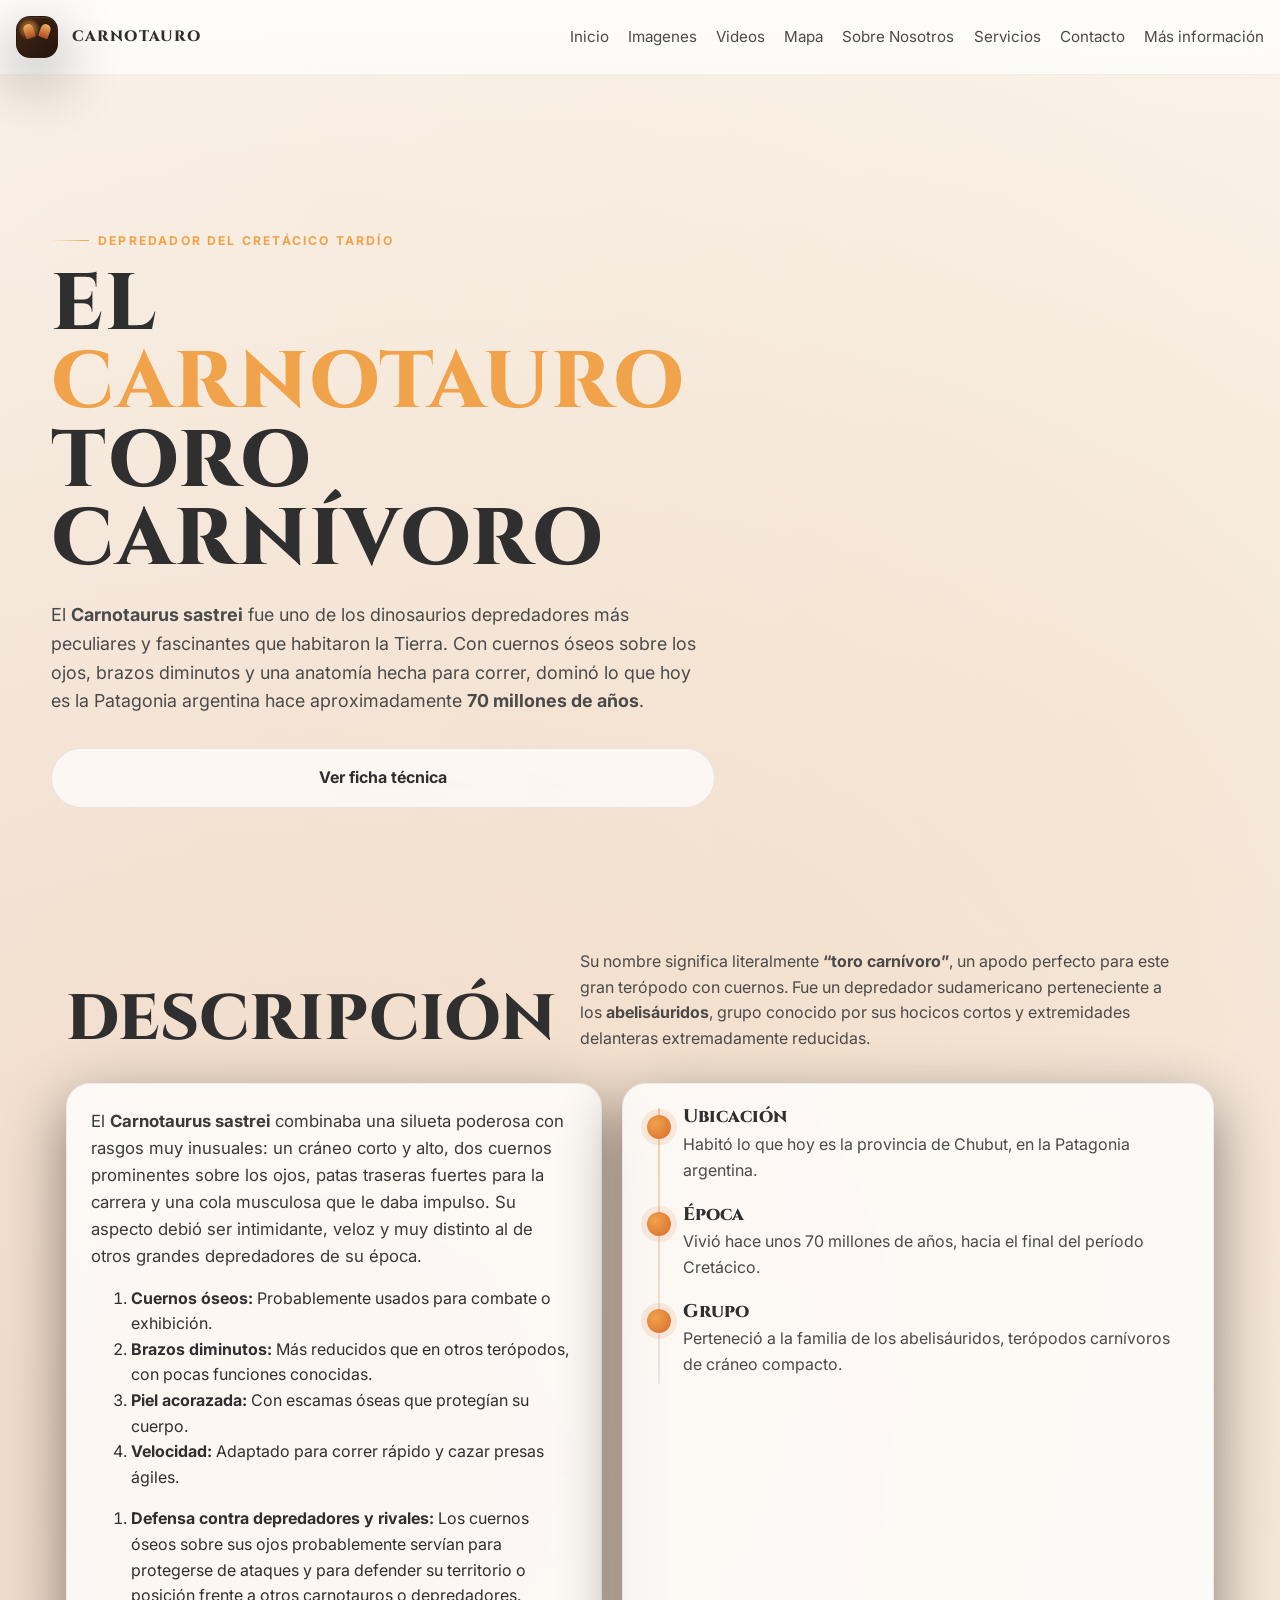
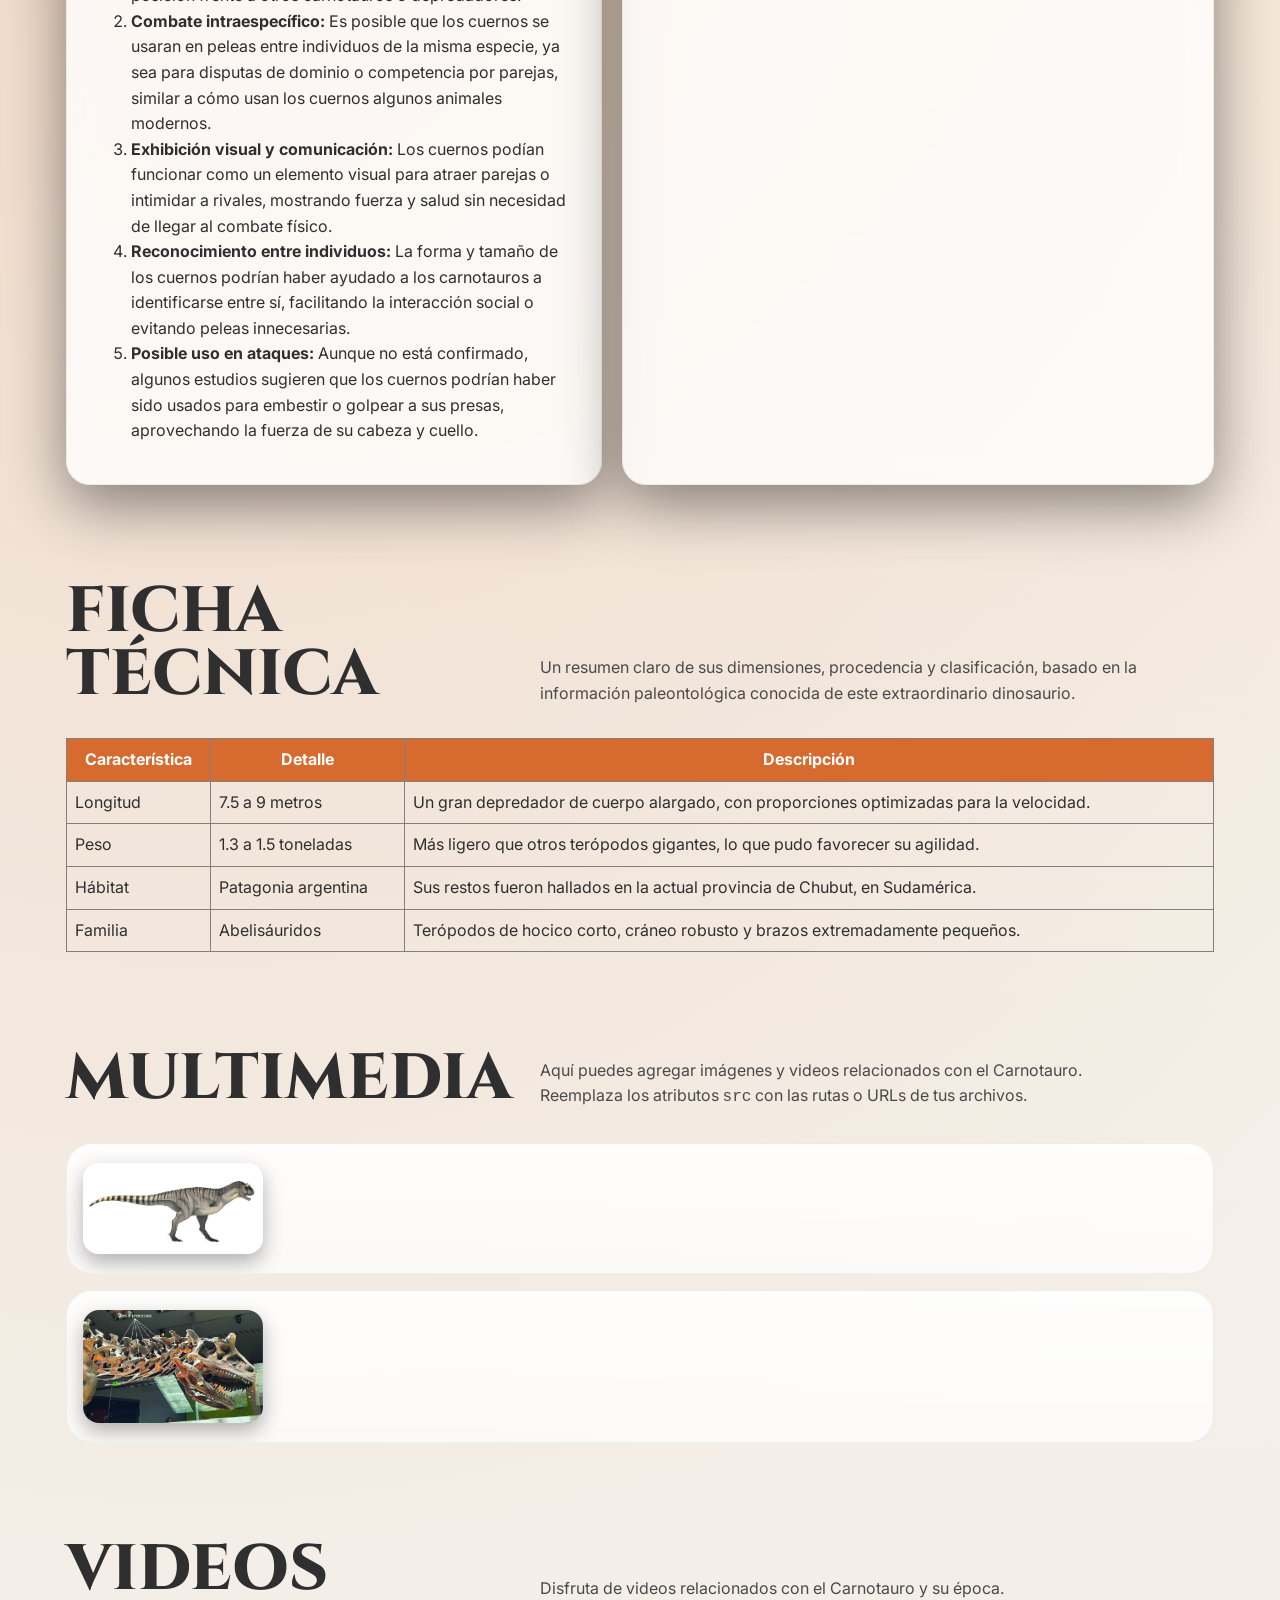
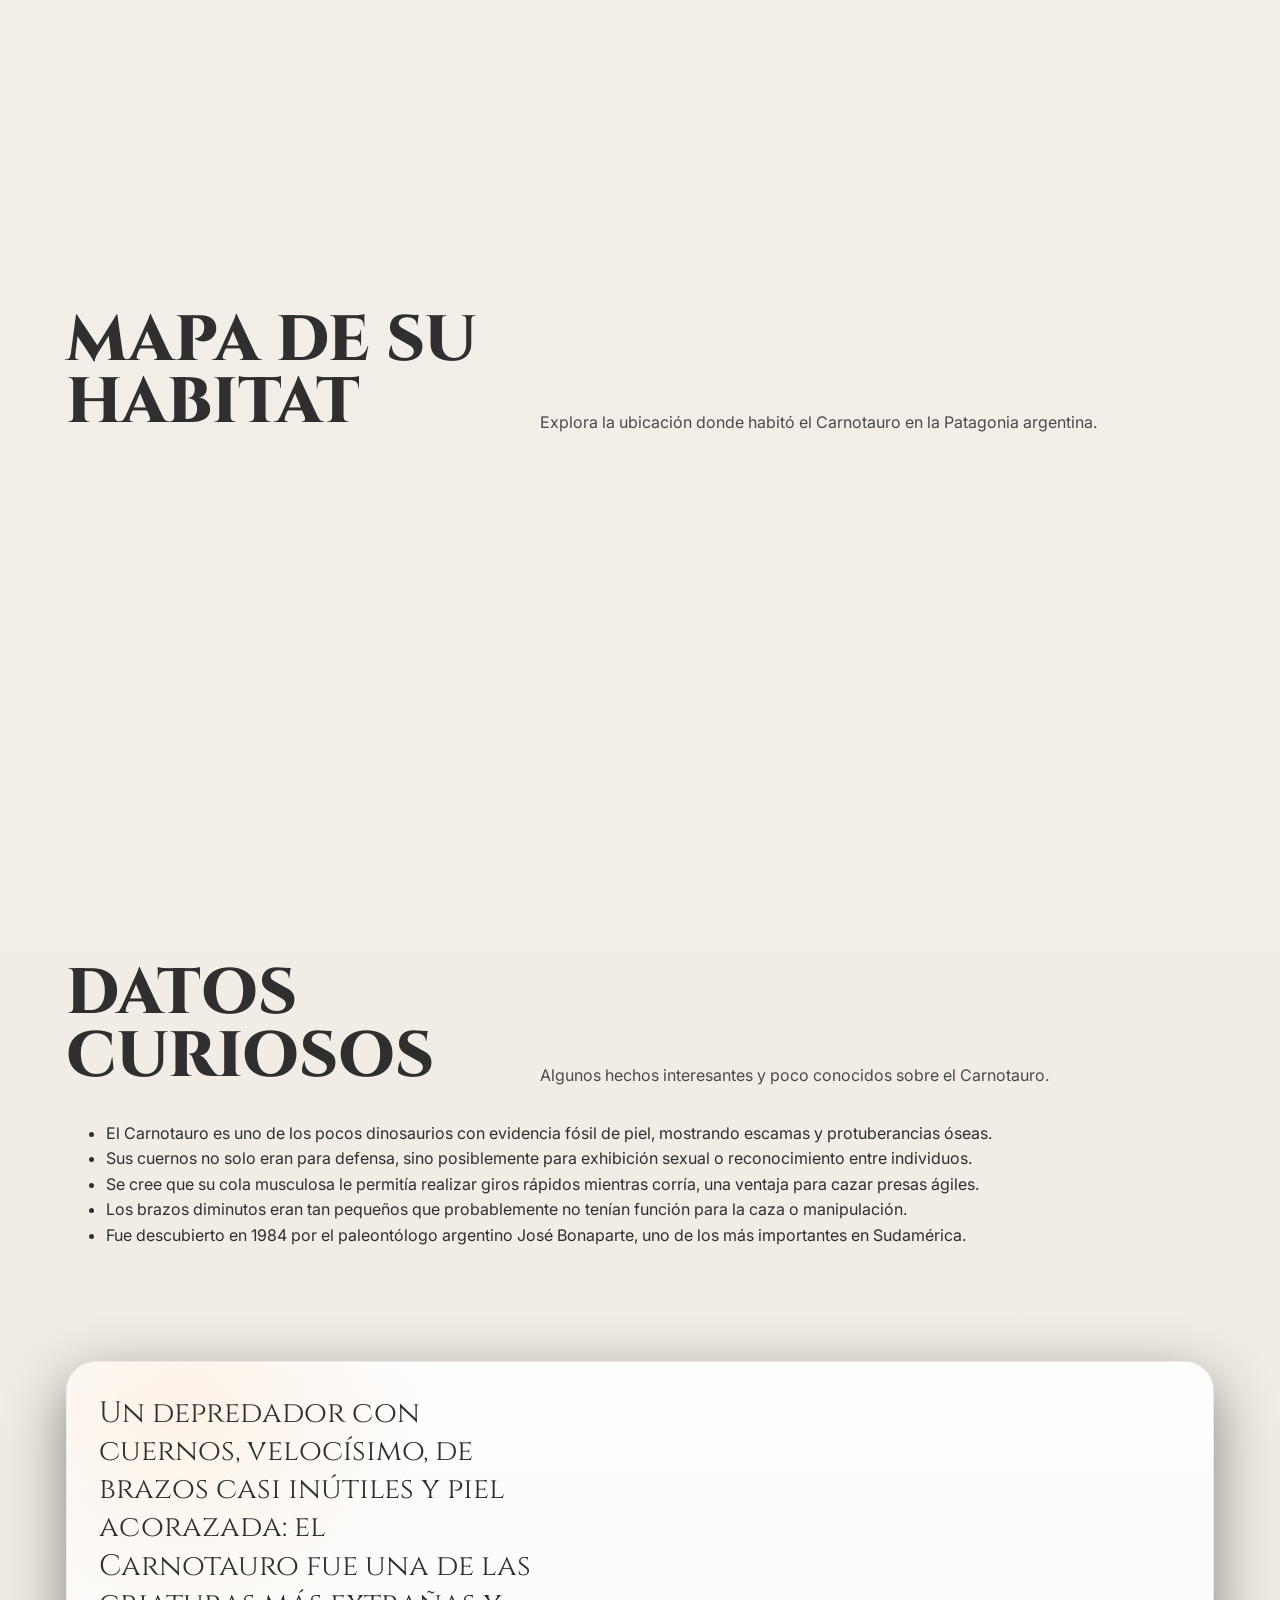
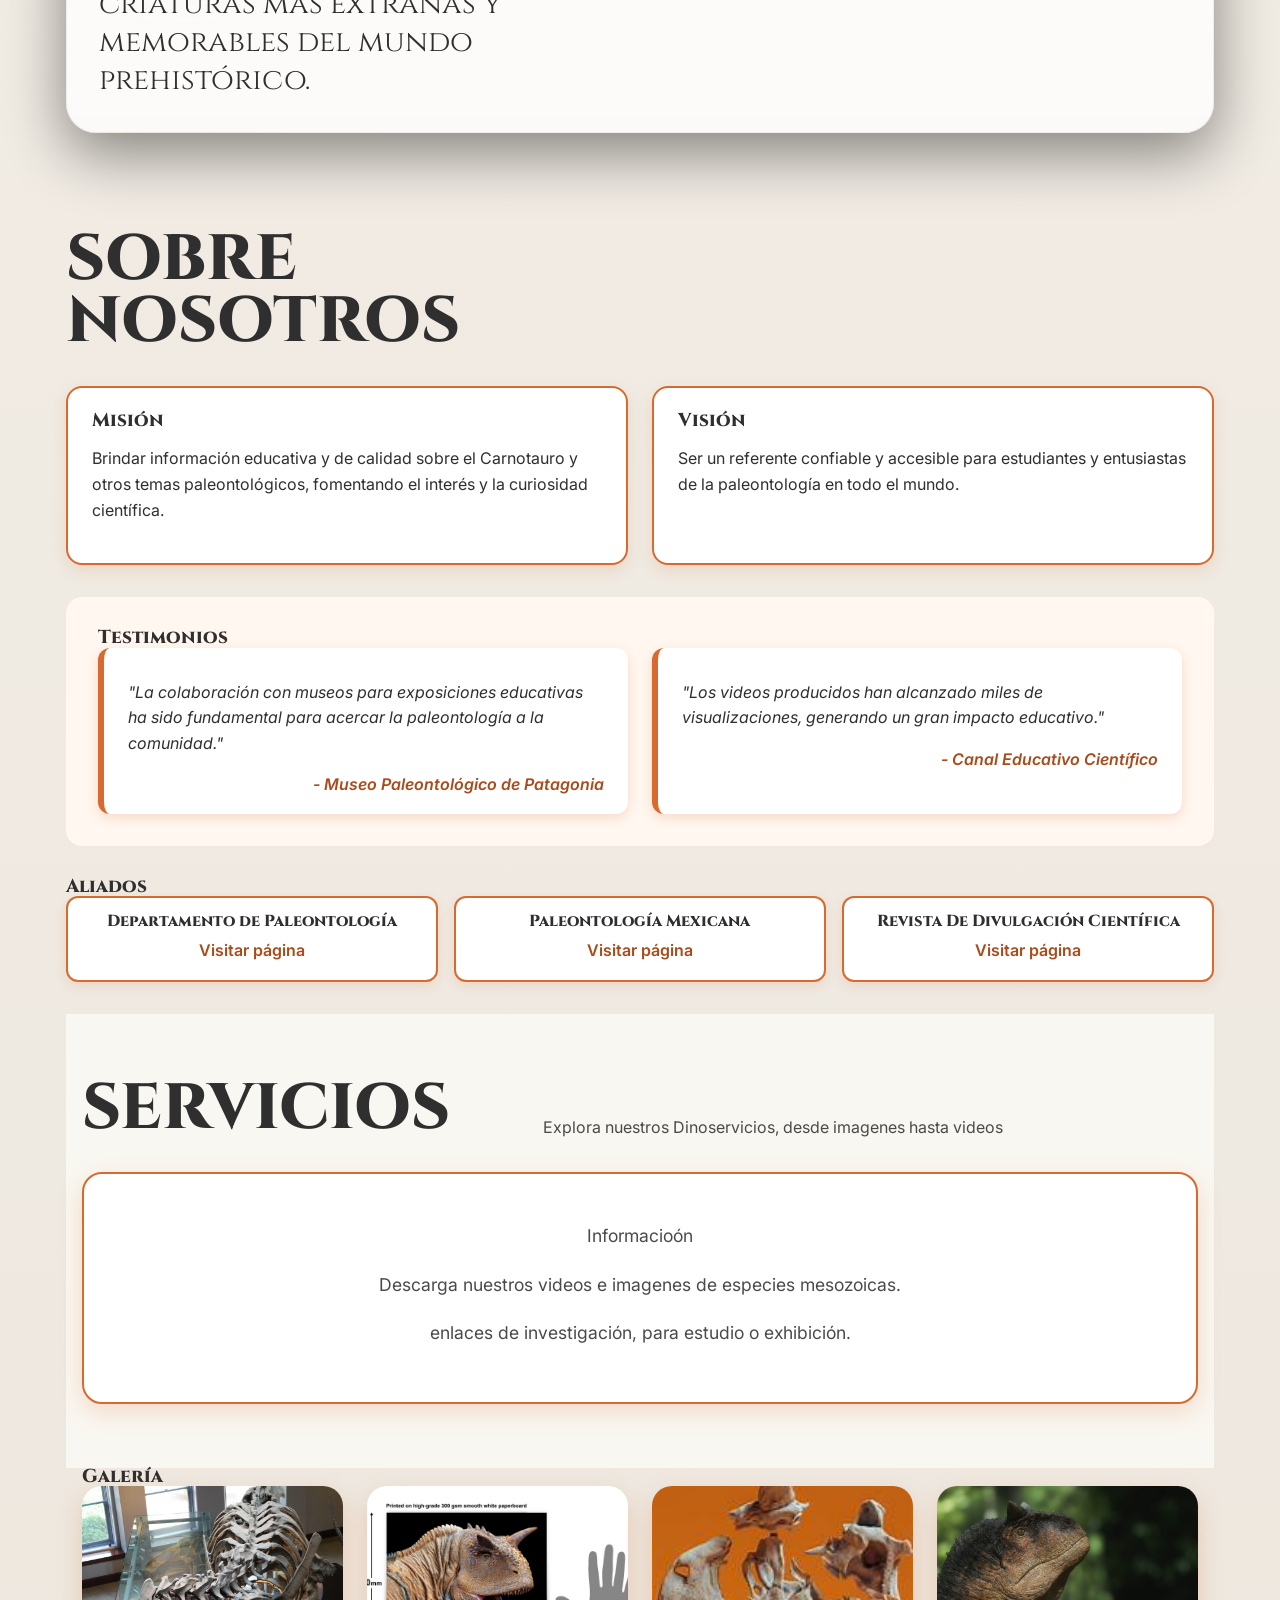
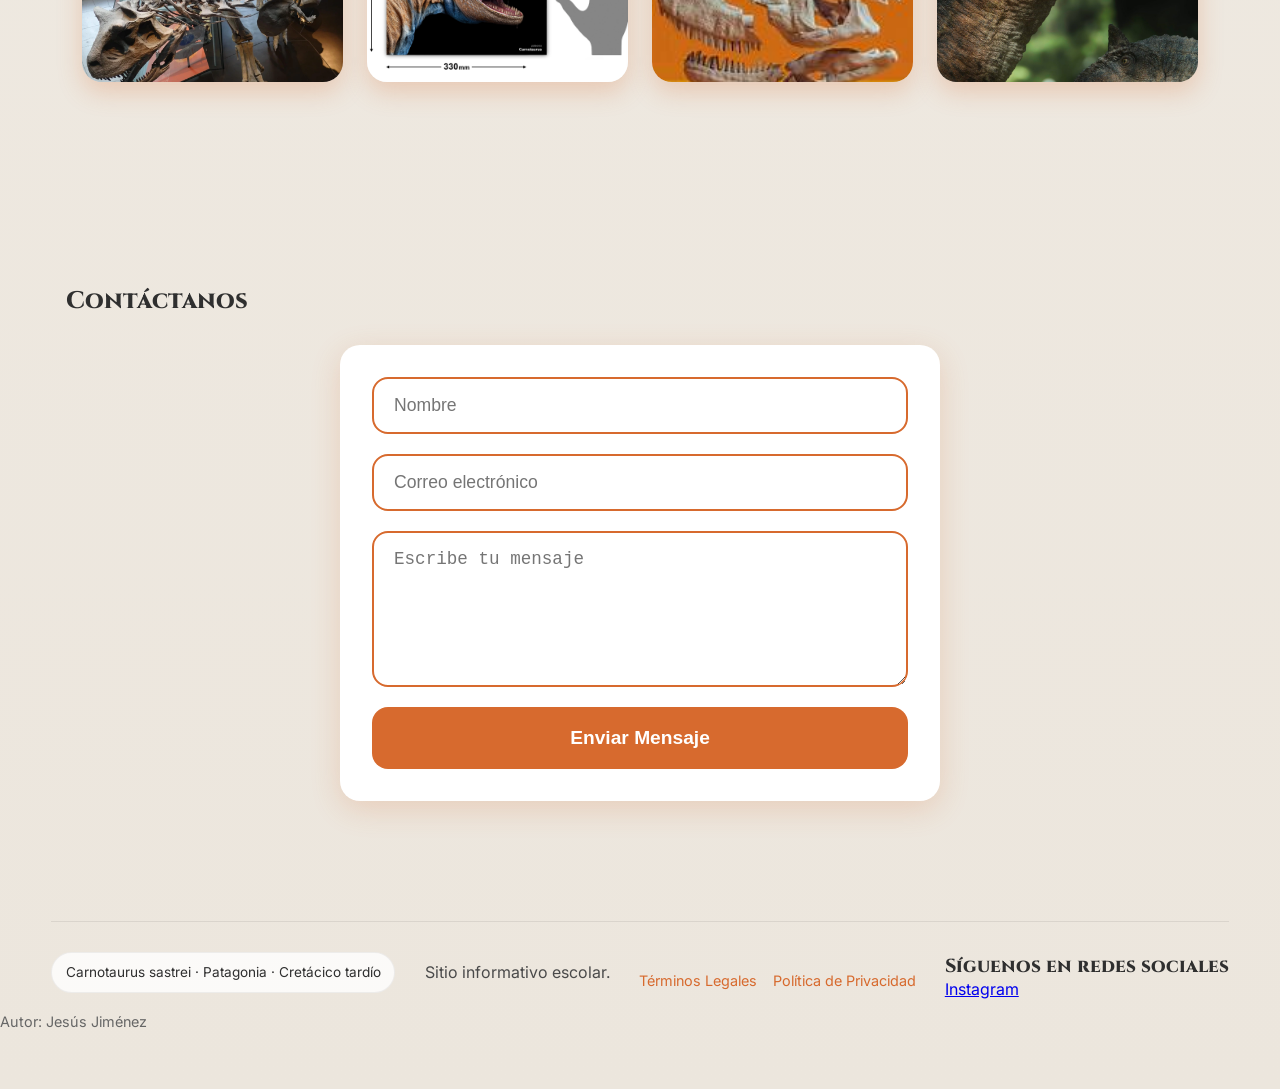
<file: Index.html>
<!DOCTYPE html>
<html lang="es">

  <head>
    <meta charset="UTF-8" />
    <meta name="viewport" content="width=device-width, initial-scale=1.0" />
    <title>Carnotauro | El toro carnívoro del Cretácico</title>
    <meta name="description" content="Sitio informativo sobre el Carnotaurus sastrei: características, ficha técnica y datos curiosos sobre uno de los depredadores más singulares del Cretácico." />
    <link rel="stylesheet" href="estilos.css" />
    <link rel="preconnect" href="https://fonts.googleapis.com" />
    <link rel="preconnect" href="https://fonts.gstatic.com" crossorigin />
    <link href="https://fonts.googleapis.com/css2?family=Cinzel:wght@500;700;800&family=Inter:wght@400;500;600;700&display=swap" rel="stylesheet" />
  </head>

  <body>
    <header class="site-header">
      <nav class="nav-links" aria-label="Navegación principal">
        <a href="#" class="brand">
          <div class="brand-mark"></div>
          <span>Carnotauro</span>
        </a>

        <button class="hamburger" aria-label="Abrir menú" aria-expanded="false" aria-controls="menu-list">
          <span></span>
          <span></span>
          <span></span>
        </button>

        <div id="menu-list" class="menu-list">
          <a href="#descripcion">Inicio</a>
          <a href="#multimedia">Imagenes</a>
          <a href="#videos">Videos</a>
          <a href="#mapa">Mapa</a>
          <a href="#sobre-nosotros">Sobre Nosotros</a>
          <a href="#servicios">Servicios</a>
          <a href="#contacto">Contacto</a>
          <a href="https://www.biosiglos.com/carnotaurus/" target="_blank" rel="noopener noreferrer">Más información</a>
        </div>
      </nav>
    </header>

    <main id="inicio">
      <section class="hero">
        <div class="page hero-grid">
          <div class="reveal stagger-1">
            <div class="eyebrow">Depredador del Cretácico tardío</div>
            <h1>El <span class="accent">Carnotauro</span> toro carnívoro</h1>
            <p class="hero-copy">El <strong>Carnotaurus sastrei</strong> fue uno de los dinosaurios depredadores más peculiares y fascinantes que habitaron la Tierra. Con cuernos óseos sobre los ojos, brazos diminutos y una anatomía hecha para correr, dominó lo que hoy es la Patagonia argentina hace aproximadamente <strong>70 millones de años</strong>.</p>
            <div class="hero-actions">
              <a class="btn btn-secondary" href="#ficha">Ver ficha técnica</a>
            </div>
          </div>
        </div>
      </section>

      <section class="section" id="descripcion">
        <div class="page">
          <div class="section-head reveal">
            <h2>Descripción</h2>
            <p>Su nombre significa literalmente <strong>“toro carnívoro”</strong>, un apodo perfecto para este gran terópodo con cuernos. Fue un depredador sudamericano perteneciente a los <strong>abelisáuridos</strong>, grupo conocido por sus hocicos cortos y extremidades delanteras extremadamente reducidas.</p>
          </div>

          <div class="overview">
            <article class="panel pad reveal stagger-1">
              <p class="lead">El <strong>Carnotaurus sastrei</strong> combinaba una silueta poderosa con rasgos muy inusuales: un cráneo corto y alto, dos cuernos prominentes sobre los ojos, patas traseras fuertes para la carrera y una cola musculosa que le daba impulso. Su aspecto debió ser intimidante, veloz y muy distinto al de otros grandes depredadores de su época.</p>

              <!-- Listas anatómicas -->
              <ol>
                <li><strong>Cuernos óseos:</strong> Probablemente usados para combate o exhibición.</li>
                <li><strong>Brazos diminutos:</strong> Más reducidos que en otros terópodos, con pocas funciones conocidas.</li>
                <li><strong>Piel acorazada:</strong> Con escamas óseas que protegían su cuerpo.</li>
                <li><strong>Velocidad:</strong> Adaptado para correr rápido y cazar presas ágiles.</li>
              </ol>

              <ol>
                <li><strong>Defensa contra depredadores y rivales:</strong> Los cuernos óseos sobre sus ojos probablemente servían para protegerse de ataques y para defender su territorio o posición frente a otros carnotauros o depredadores.</li>
                <li><strong>Combate intraespecífico:</strong> Es posible que los cuernos se usaran en peleas entre individuos de la misma especie, ya sea para disputas de dominio o competencia por parejas, similar a cómo usan los cuernos algunos animales modernos.</li>
                <li><strong>Exhibición visual y comunicación:</strong> Los cuernos podían funcionar como un elemento visual para atraer parejas o intimidar a rivales, mostrando fuerza y salud sin necesidad de llegar al combate físico.</li>
                <li><strong>Reconocimiento entre individuos:</strong> La forma y tamaño de los cuernos podrían haber ayudado a los carnotauros a identificarse entre sí, facilitando la interacción social o evitando peleas innecesarias.</li>
                <li><strong>Posible uso en ataques:</strong> Aunque no está confirmado, algunos estudios sugieren que los cuernos podrían haber sido usados para embestir o golpear a sus presas, aprovechando la fuerza de su cabeza y cuello.</li>
              </ol>
            </article>

            <aside class="panel pad reveal stagger-2">
              <div class="timeline">
                <div class="entry">
                  <h3>Ubicación</h3>
                  <p>Habitó lo que hoy es la provincia de Chubut, en la Patagonia argentina.</p>
                </div>
                <div class="entry">
                  <h3>Época</h3>
                  <p>Vivió hace unos 70 millones de años, hacia el final del período Cretácico.</p>
                </div>
                <div class="entry">
                  <h3>Grupo</h3>
                  <p>Perteneció a la familia de los abelisáuridos, terópodos carnívoros de cráneo compacto.</p>
                </div>
              </div>
            </aside>
          </div>
        </div>
      </section>

      <section class="section" id="ficha">
        <div class="page">
          <div class="section-head reveal">
            <h2>Ficha técnica</h2>
            <p>Un resumen claro de sus dimensiones, procedencia y clasificación, basado en la información paleontológica conocida de este extraordinario dinosaurio.</p>
          </div>

          <table border="1" cellpadding="8" cellspacing="0" style="width:100%; border-collapse: collapse; margin-top: 1rem;">
            <thead>
              <tr style="background-color:#d76a2e; color:#fff;">
                <th>Característica</th>
                <th>Detalle</th>
                <th>Descripción</th>
              </tr>
            </thead>
            <tbody>
              <tr>
                <td>Longitud</td>
                <td>7.5 a 9 metros</td>
                <td>Un gran depredador de cuerpo alargado, con proporciones optimizadas para la velocidad.</td>
              </tr>
              <tr>
                <td>Peso</td>
                <td>1.3 a 1.5 toneladas</td>
                <td>Más ligero que otros terópodos gigantes, lo que pudo favorecer su agilidad.</td>
              </tr>
              <tr>
                <td>Hábitat</td>
                <td>Patagonia argentina</td>
                <td>Sus restos fueron hallados en la actual provincia de Chubut, en Sudamérica.</td>
              </tr>
              <tr>
                <td>Familia</td>
                <td>Abelisáuridos</td>
                <td>Terópodos de hocico corto, cráneo robusto y brazos extremadamente pequeños.</td>
              </tr>
            </tbody>
          </table>
        </div>
      </section>

      <section class="section" id="multimedia">
        <div class="page">
          <div class="section-head reveal">
            <h2>Multimedia</h2>
            <p>Aquí puedes agregar imágenes y videos relacionados con el Carnotauro. Reemplaza los atributos <code>src</code> con las rutas o URLs de tus archivos.</p>
          </div>

          <div class="curiosities">
            <article class="curiosity reveal stagger-1" style="grid-template-columns: 1fr;">
              <img src="imagenes/imagen 2.png" alt="Descripción de la imagen del Carnotauro 1" style="width:100%; border-radius: 16px; box-shadow: 0 8px 20px rgba(0,0,0,0.3);" />
            </article>

            <article class="curiosity reveal stagger-2" style="grid-template-columns: 1fr;">
              <img src="imagenes/imagen 1.webp" alt="Descripción de la imagen del Carnotauro 2" style="width:100%; border-radius: 16px; box-shadow: 0 8px 20px rgba(0,0,0,0.3);" />
            </article>
          </div>
        </div>
      </section>

      <section class="section" id="videos">
        <div class="page">
          <div class="section-head reveal">
            <h2>Videos</h2>
            <p>Disfruta de videos relacionados con el Carnotauro y su época.</p>
          </div>

          <div class="video-container" style="display:flex; gap:1rem; flex-wrap:wrap;">
            <iframe
              width="320"
              height="180"
              src="https://www.youtube.com/embed/GlQAkID-qSo?autoplay=1&mute=1&loop=1&playlist=GlQAkID-qSo&controls=0&modestbranding=1&playsinline=1"
              title="Video Carnotauro"
              frameborder="0"
              allow="autoplay; encrypted-media"
              allowfullscreen
              loading="lazy">
            </iframe>
          </div>
        </div>
      </section>

      <section class="section" id="mapa">
        <div class="page">
          <div class="section-head reveal">
            <h2>Mapa De Su Habitat</h2>
            <p>Explora la ubicación donde habitó el Carnotauro en la Patagonia argentina.</p>
          </div>

          <div class="map-container" style="width:100%; height:400px;">
            <iframe
              src="https://www.google.com/maps/embed?pb=!1m18!1m12!1m3!1d13156.123456789!2d-65.261961!3d-43.300000!2m3!1f0!2f0!3f0!3m2!1i1024!2i768!4f13.1!3m3!1m2!1s0x961a123456789abc%3A0xabcdef1234567890!2sChubut%2C%20Argentina!5e0!3m2!1ses!2sus!4v1234567890123"
              width="100%" height="100%" style="border:0;"
              allowfullscreen loading="lazy" referrerpolicy="no-referrer-when-downgrade">
            </iframe>
          </div>
        </div>
      </section>

      <section class="section" id="Datos curiosos">
        <div class="page">
          <div class="section-head reveal">
            <h2>Datos curiosos</h2>
            <p>Algunos hechos interesantes y poco conocidos sobre el Carnotauro.</p>
          </div>

          <ul>
            <li>El Carnotauro es uno de los pocos dinosaurios con evidencia fósil de piel, mostrando escamas y protuberancias óseas.</li>
            <li>Sus cuernos no solo eran para defensa, sino posiblemente para exhibición sexual o reconocimiento entre individuos.</li>
            <li>Se cree que su cola musculosa le permitía realizar giros rápidos mientras corría, una ventaja para cazar presas ágiles.</li>
            <li>Los brazos diminutos eran tan pequeños que probablemente no tenían función para la caza o manipulación.</li>
            <li>Fue descubierto en 1984 por el paleontólogo argentino José Bonaparte, uno de los más importantes en Sudamérica.</li>
          </ul>
        </div>
      </section>

      <section class="section">
        <div class="page">
          <div class="quote-block reveal">
            <p>Un depredador con cuernos, velocísimo, de brazos casi inútiles y piel acorazada: el Carnotauro fue una de las criaturas más extrañas y memorables del mundo prehistórico.</p>
          </div>
        </div>
      </section>

      <!-- Sección Sobre Nosotros con misión y visión en tarjetas, testimonios, aliados y galería -->
      <section class="section" id="sobre-nosotros">
        <div class="page">
          <div class="section-head reveal">
            <h2>Sobre Nosotros</h2>
          </div>

          <div class="cards-container">
            <article class="card reveal stagger-1">
              <h3>Misión</h3>
              <p>Brindar información educativa y de calidad sobre el Carnotauro y otros temas paleontológicos, fomentando el interés y la curiosidad científica.</p>
            </article>

            <article class="card reveal stagger-2">
              <h3>Visión</h3>
              <p>Ser un referente confiable y accesible para estudiantes y entusiastas de la paleontología en todo el mundo.</p>
            </article>
          </div>

          <!-- Sección de testimonios -->
          <section class="testimonials-section">
            <h3>Testimonios</h3>
            <div class="testimonials-container">
              <article class="testimonial-card">
                <p>"La colaboración con museos para exposiciones educativas ha sido fundamental para acercar la paleontología a la comunidad."</p>
                <span>- Museo Paleontológico de Patagonia</span>
              </article>

              <article class="testimonial-card">
                <p>"Los videos producidos han alcanzado miles de visualizaciones, generando un gran impacto educativo."</p>
                <span>- Canal Educativo Científico</span>
              </article>
            </div>
          </section>

          <!-- Sección de aliados -->
          <section class="partners-section">
            <h3>Aliados</h3>
            <div class="partners-container">
              <article class="partner-card">
                <h4>Departamento de Paleontología</h4>
                <a href="https://www.geologia.unam.mx/departamentos/departamento-paleontologia#gsc.tab=0" target="_blank" rel="noopener noreferrer">Visitar página</a>
              </article>

              <article class="partner-card">
                <h4>Paleontología Mexicana</h4>
                <a href="https://paleontologiamexicana.geologia.unam.mx/index.php/Paleontologia/index" target="_blank" rel="noopener noreferrer">Visitar página</a>
              </article>

              <article class="partner-card">
                <h4>Revista De Divulgación Científica</h4>
                <a href="https://www.macnconicet.gob.ar/te-invitamos-a-leer-el-tercer-numero-de-nuestra-revista-carnotaurus/" target="_blank" rel="noopener noreferrer">Visitar página</a>
              </article>
            </div>
          </section>

          <section class="services-section">
            <div class="section-head" id="servicios">
              <h2>Servicios</h2>
              <p>Explora nuestros Dinoservicios, desde imagenes hasta videos</p>
            </div>
            <div class="services-container">
              <!-- Tarjeta de Producto 1 -->
              <div class="service-card">
                <p>Informacioón</p>
                <p>Descarga nuestros videos e imagenes de especies mesozoicas.</p>
                <p>enlaces de investigación, para estudio o exhibición.</p>
              </div>
            </div>
          </section>

          <!-- Galería -->
          <section class="gallery-section">
            <h3>Galería</h3>
            <div class="gallery-container">
              <img src="imagenes/carno 1.webp" alt="Imagen galería 1" />
              <img src="imagenes/carno 2.webp" alt="Imagen galería 2" />
              <img src="imagenes/carno 3.jpg" alt="Imagen galería 3" />
              <img src="imagenes/carno.jpg" alt="Imagen galería 4" />
            </div>
          </section>
        </div>
      </section>

      <!-- Sección de contacto movida justo antes del footer -->
      <section id="contacto" class="section">
        <div class="page">
          <h2>Contáctanos</h2>
          <form action="https://formsubmit.co/jesusjimenezcast.2008@gmail.com" method="POST">
            <input type="text" name="Nombre" placeholder="Nombre" required>
            <input type="email" name="Correo" placeholder="Correo electrónico" required>
            <textarea name="Mensaje" rows="6" placeholder="Escribe tu mensaje" required></textarea>
            <input type="hidden" name="_captcha" value="false">
            <input type="hidden" name="_subject" value="Nuevo mensaje desde mi pagina web">
            <button type="submit">Enviar Mensaje</button>
          </form>
        </div>
      </section>

      <!-- Footer con avisos legales y privacidad -->
      <footer class="footer">
        <div class="page footer-inner">
          <div class="chip">Carnotaurus sastrei · Patagonia · Cretácico tardío</div>
          <span>Sitio informativo escolar.</span>
          <div class="footer-legal" style="margin-top: 1rem; font-size: 0.9rem; color: #666;">
            <ul style="list-style: none; padding: 0; margin: 0; display: flex; gap: 1rem;">
              <li><a href="/terminos_legales.html" style="color: #d76a2e; text-decoration: none;">Términos Legales</a></li>
              <li><a href="/Politica_privacidad.html" style="color: #d76a2e; text-decoration: none;">Política de Privacidad</a></li>
            </ul>
          </div>
          <div class="footer-social" style="margin-top: 1rem;">
            <h3>Síguenos en redes sociales</h3>
            <a href="https://www.instagram.com/chuy_0_7?igsh=a3IwajBsaDg5aTlx" target="_blank" rel="noopener noreferrer">Instagram</a>
          </div>
        </div>
        <div style="margin-top: 0.5rem; font-size: 0.9rem; color: #666;">
          <span>Autor: Jesús Jiménez</span>
        </div>
      </footer>

    </main>

    <script src="script.js"></script>
  </body>

  </html>
</file>
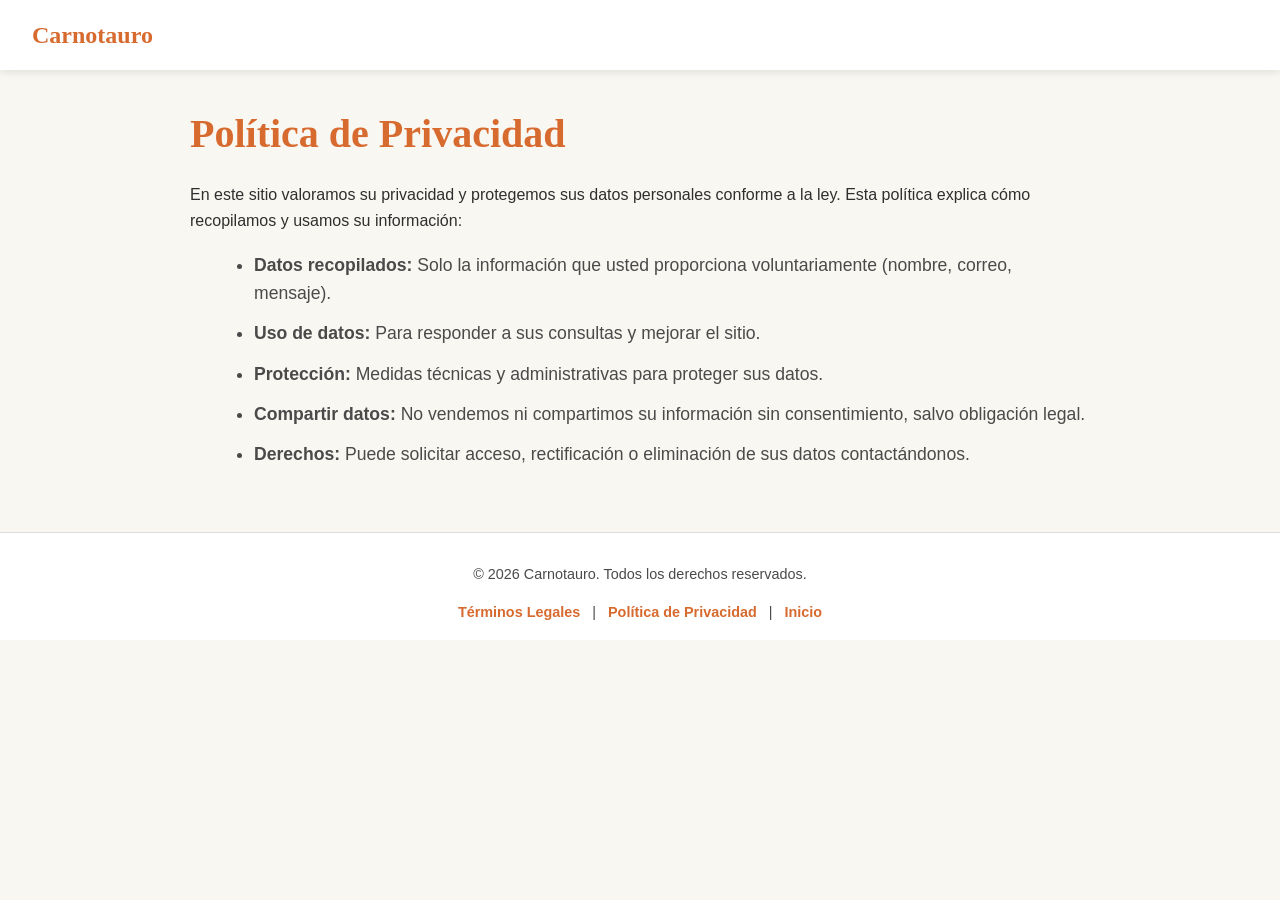
<file: Politica_privacidad.html>
<!-- Código para privacidad.html -->
<!DOCTYPE html>
<html lang="es">
<head>
<meta charset="UTF-8" />
<meta name="viewport" content="width=device-width, initial-scale=1.0" />
<title>Política de Privacidad - Carnotauro</title>
<link rel="stylesheet" href="estilos-legal-privacidad.css" />
</head>
<body>
<header class="site-header">
  <nav class="nav-links" aria-label="Navegación principal">
    <a href="index.html" class="brand">Carnotauro</a>
  </nav>
</header>

<main class="page">
  <h1>Política de Privacidad</h1>
  <p>En este sitio valoramos su privacidad y protegemos sus datos personales conforme a la ley. Esta política explica cómo recopilamos y usamos su información:</p>
  <ul>
    <li><strong>Datos recopilados:</strong> Solo la información que usted proporciona voluntariamente (nombre, correo, mensaje).</li>
    <li><strong>Uso de datos:</strong> Para responder a sus consultas y mejorar el sitio.</li>
    <li><strong>Protección:</strong> Medidas técnicas y administrativas para proteger sus datos.</li>
    <li><strong>Compartir datos:</strong> No vendemos ni compartimos su información sin consentimiento, salvo obligación legal.</li>
    <li><strong>Derechos:</strong> Puede solicitar acceso, rectificación o eliminación de sus datos contactándonos.</li>
  </ul>
</main>

<footer class="footer">
  <p>&copy; 2026 Carnotauro. Todos los derechos reservados.</p>
  <nav>
    <a href="terminos_legales.html">Términos Legales</a> |
    <a href="Politica_privacidad.html">Política de Privacidad</a> |
    <a href="index.html">Inicio</a>
  </nav>
</footer>
</body>
</html>
</file>
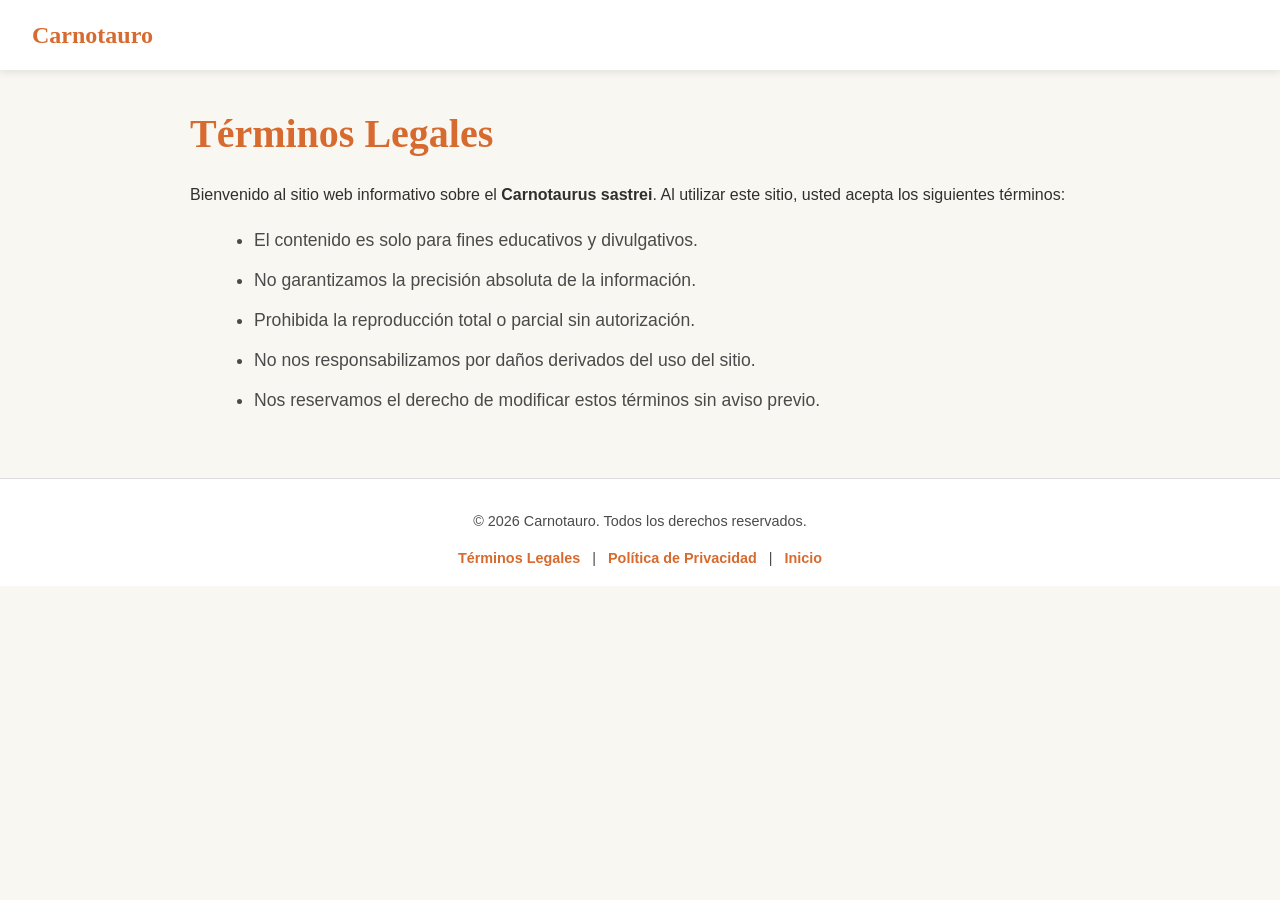
<file: terminos_legales.html>
<!-- Código para términos-legales.html -->
<!DOCTYPE html>
<html lang="es">
<head>
<meta charset="UTF-8" />
<meta name="viewport" content="width=device-width, initial-scale=1.0" />
<title>Términos Legales - Carnotauro</title>
<link rel="stylesheet" href="estilos-legal-privacidad.css" />
</head>
<body>
<header class="site-header">
  <nav class="nav-links" aria-label="Navegación principal">
    <a href="index.html" class="brand">Carnotauro</a>
  </nav>
</header>

<main class="page">
  <h1>Términos Legales</h1>
  <p>Bienvenido al sitio web informativo sobre el <strong>Carnotaurus sastrei</strong>. Al utilizar este sitio, usted acepta los siguientes términos:</p>
  <ul>
    <li>El contenido es solo para fines educativos y divulgativos.</li>
    <li>No garantizamos la precisión absoluta de la información.</li>
    <li>Prohibida la reproducción total o parcial sin autorización.</li>
    <li>No nos responsabilizamos por daños derivados del uso del sitio.</li>
    <li>Nos reservamos el derecho de modificar estos términos sin aviso previo.</li>
  </ul>
</main>

<footer class="footer">
  <p>&copy; 2026 Carnotauro. Todos los derechos reservados.</p>
  <nav>
    <a href="terminos-legales.html">Términos Legales</a> |
    <a href="privacidad.html">Política de Privacidad</a> |
    <a href="index.html">Inicio</a>
  </nav>
</footer>
</body>
</html>
</file>
<file: estilos.css>
:root {
  --bg: #120d09;
  --bg-soft: #1b140f;
  --panel: rgba(43, 30, 20, 0.72);
  --panel-strong: rgba(59, 39, 24, 0.86);
  --text: #2f2f2f;
  --muted: #4a4a4a;
  --accent: #d76a2e;
  --accent-2: #f0a34a;
  --line: rgba(255, 214, 168, 0.16);
  --shadow: 0 20px 60px rgba(0, 0, 0, 0.45);
  --radius: 24px;
  --max: 1200px;
}

html {
  font-size: 14px;
}

@media (min-width: 768px) {
  html {
    font-size: 16px;
  }
}

* {
  box-sizing: border-box;
}

html {
  scroll-behavior: smooth;
}

body {
  margin: 0;
  color: var(--text);
  background:
    radial-gradient(circle at 15% 20%, rgba(215,106,46,.18), transparent 28%),
    radial-gradient(circle at 85% 10%, rgba(240,163,74,.10), transparent 24%),
    linear-gradient(180deg, #f9f7f1 0%, #f3eee7 45%, #ece6dd 100%);
  font-family: "Inter", sans-serif;
  line-height: 1.6;
  overflow-x: hidden;
}

body::before {
  content: "";
  position: fixed;
  inset: 0;
  pointer-events: none;
  opacity: .05;
  background-image:
    linear-gradient(rgba(0,0,0,.06) 1px, transparent 1px),
    linear-gradient(90deg, rgba(0,0,0,.04) 1px, transparent 1px);
  background-size: 56px 56px;
  mask-image: linear-gradient(to bottom, rgba(0,0,0,.9), rgba(0,0,0,.2));
}

.page {
  width: 92%;
  max-width: var(--max);
  margin: 0 auto;
}

.site-header {
  position: sticky;
  top: 0;
  z-index: 100;
  backdrop-filter: blur(14px);
  background: linear-gradient(to bottom, rgba(255,255,255,.85), rgba(255,255,255,.65));
  border-bottom: 1px solid rgba(0,0,0,.06);
}

.nav-links {
  display: flex;
  align-items: center;
  justify-content: space-between;
  gap: 1rem;
  padding: 0 1rem;
  min-height: 74px;
  position: relative;
}

.brand {
  display: flex;
  align-items: center;
  gap: .85rem;
  text-decoration: none;
  color: var(--text);
}

.brand-mark {
  width: 42px;
  height: 42px;
  border-radius: 14px;
  position: relative;
  background:
    radial-gradient(circle at 30% 30%, var(--accent-2), transparent 28%),
    linear-gradient(135deg, #442514, #24150d);
  border: 1px solid rgba(0,0,0,.08);
  box-shadow: inset 0 1px 0 rgba(255,255,255,.08), var(--shadow);
}

.brand-mark::before,
.brand-mark::after {
  content: "";
  position: absolute;
  top: 7px;
  width: 10px;
  height: 14px;
  border-radius: 10px 10px 2px 2px;
  background: linear-gradient(180deg, #f1b15f, #ad4b22);
  box-shadow: 0 0 0 1px rgba(0,0,0,.15);
}

.brand-mark::before {
  left: 7px;
  transform: rotate(-20deg);
}

.brand-mark::after {
  right: 7px;
  transform: rotate(20deg);
}

.brand span {
  font-family: "Cinzel", serif;
  font-weight: 800;
  letter-spacing: .08em;
  text-transform: uppercase;
  font-size: .94rem;
  color: var(--text);
}

.menu-list {
  display: flex;
  gap: 1.2rem;
  flex-wrap: wrap;
}

.menu-list a {
  color: var(--muted);
  text-decoration: none;
  font-size: .95rem;
  transition: color .25s ease, transform .25s ease;
}

.menu-list a:hover {
  color: var(--text);
  transform: translateY(-1px);
}

.hamburger {
  display: none;
  flex-direction: column;
  justify-content: space-around;
  width: 28px;
  height: 24px;
  background: transparent;
  border: none;
  cursor: pointer;
  padding: 0;
  z-index: 101;
}

.hamburger span {
  width: 100%;
  height: 3px;
  background: var(--text);
  border-radius: 2px;
  transition: all 0.3s linear;
  position: relative;
}

.hamburger.open span:nth-child(1) {
  transform: rotate(45deg) translate(5px, 5px);
}

.hamburger.open span:nth-child(2) {
  opacity: 0;
}

.hamburger.open span:nth-child(3) {
  transform: rotate(-45deg) translate(5px, -5px);
}

.hero {
  position: relative;
  padding: clamp(4rem, 8vw, 7rem) 0 3rem;
  min-height: calc(100vh - 74px);
  display: grid;
  align-items: center;
}

.hero-grid {
  display: grid;
  grid-template-columns: 1fr;
  gap: 1.5rem;
  align-items: center;
}

@media (min-width: 1024px) {
  .hero-grid {
    grid-template-columns: 1.15fr 0.85fr;
  }
}

.eyebrow {
  display: inline-flex;
  align-items: center;
  gap: .55rem;
  color: var(--accent-2);
  text-transform: uppercase;
  letter-spacing: .18em;
  font-size: .76rem;
  font-weight: 700;
  margin-bottom: 1rem;
}

.eyebrow::before {
  content: "";
  width: 38px;
  height: 1px;
  background: linear-gradient(90deg, transparent, var(--accent-2));
}

h1, h2, h3, h4, h5, h6 {
  font-family: "Cinzel", serif;
  margin: 0;
  line-height: .98;
  font-weight: 800;
  color: var(--text);
}

.hero h1 {
  font-size: clamp(2rem, 10vw, 5rem);
  text-transform: uppercase;
  letter-spacing: .02em;
  max-width: 100%;
  text-wrap: balance;
}

.hero h1 .accent {
  color: var(--accent-2);
  display: block;
}

.hero-copy {
  max-width: 100%;
  color: var(--muted);
  font-size: clamp(1rem, 1.4vw, 1.12rem);
  margin: 1.35rem 0 0;
}

.hero-actions {
  display: flex;
  gap: .9rem;
  flex-wrap: wrap;
  margin-top: 2rem;
  flex-direction: column;
}

.btn {
  appearance: none;
  border: none;
  cursor: pointer;
  text-decoration: none;
  display: inline-flex;
  align-items: center;
  justify-content: center;
  gap: .7rem;
  padding: 1rem 1.3rem;
  border-radius: 999px;
  font-weight: 700;
  transition: transform .25s ease, box-shadow .25s ease, background .25s ease, color .25s ease;
}

.btn-primary {
  color: #1a0f08;
  background: linear-gradient(135deg, var(--accent-2), var(--accent));
  box-shadow: 0 14px 30px rgba(215,106,46,.28);
}

.btn-primary:hover {
  transform: translateY(-2px) scale(1.01);
  box-shadow: 0 18px 40px rgba(215,106,46,.34);
}

.btn-secondary {
  color: var(--text);
  background: rgba(255,255,255,.7);
  border: 1px solid rgba(0,0,0,.08);
  backdrop-filter: blur(8px);
}

.btn-secondary:hover {
  transform: translateY(-2px);
  background: rgba(255,255,255,.9);
}

.hero-visual {
  position: relative;
  min-height: 520px;
  display: grid;
  place-items: center;
}

.fossil-frame {
  position: relative;
  width: 100%;
  max-width: 420px;
  aspect-ratio: 4 / 5;
  border-radius: 32px;
  overflow: hidden;
  border: 1px solid rgba(0,0,0,.08);
  background:
    radial-gradient(circle at 20% 15%, rgba(255,214,168,.14), transparent 20%),
    linear-gradient(180deg, rgba(255,255,255,.95), rgba(245,238,230,.96));
  box-shadow: var(--shadow);
  isolation: isolate;
}

.fossil-frame::before {
  content: "";
  position: absolute;
  inset: 0;
  background:
    radial-gradient(circle at 70% 20%, rgba(240,163,74,.12), transparent 18%),
    radial-gradient(circle at 30% 75%, rgba(215,106,46,.12), transparent 22%);
  mix-blend-mode: multiply;
  pointer-events: none;
}

.dino {
  position: absolute;
  inset: 0;
  display: block;
  width: 100%;
  height: 100%;
}

.hero-stats {
  position: relative;
  bottom: auto;
  left: auto;
  width: 100%;
  max-width: 280px;
  display: grid;
  grid-template-columns: repeat(3, 1fr);
  gap: 0.75rem;
  margin-top: 1rem;
  z-index: 3;
}

.stat {
  padding: .95rem .9rem;
  border-radius: 18px;
  background: rgba(255,255,255,.82);
  border: 1px solid rgba(0,0,0,.08);
  backdrop-filter: blur(10px);
}

.stat strong {
  display: block;
  font-size: 1.1rem;
  color: var(--accent-2);
}

.stat span {
  display: block;
  font-size: .78rem;
  color: var(--muted);
  margin-top: .15rem;
}

.section {
  padding: 3rem 1rem;
}

.section-head {
  display: grid;
  grid-template-columns: 1fr;
  gap: 1.5rem;
  align-items: end;
  margin-bottom: 2rem;
}

@media (min-width: 960px) {
  .section-head {
    grid-template-columns: .8fr 1.2fr;
  }
}

.section-head h2 {
  font-size: clamp(2rem, 5vw, 4rem);
  text-transform: uppercase;
  color: var(--text);
}

.section-head p {
  color: var(--muted);
  margin: 0;
  max-width: 60ch;
}

.overview {
  display: grid;
  grid-template-columns: 1fr;
  gap: 1.25rem;
}

@media (min-width: 960px) {
  .overview {
    grid-template-columns: .95fr 1.05fr;
  }
}

.panel {
  background: rgba(255,255,255,.78);
  border: 1px solid rgba(0,0,0,.06);
  border-radius: var(--radius);
  box-shadow: var(--shadow);
  backdrop-filter: blur(12px);
}

.panel.pad {
  padding: 1.5rem;
}

.lead {
  font-size: 1.05rem;
  color: #3a3a3a;
  margin: 0;
}

.facts {
  display: grid;
  grid-template-columns: 1fr;
  gap: 1rem;
}

@media (min-width: 720px) {
  .facts {
    grid-template-columns: repeat(2, 1fr);
  }
}

.fact {
  padding: 1.15rem;
  border-radius: 20px;
  background: linear-gradient(180deg, rgba(255,255,255,.9), rgba(255,255,255,.72));
  border: 1px solid rgba(0,0,0,.06);
  transition: transform .25s ease, border-color .25s ease, background .25s ease;
}

.fact:hover {
  transform: translateY(-4px);
  border-color: rgba(240,163,74,.28);
  background: linear-gradient(180deg, rgba(255,248,240,.98), rgba(255,255,255,.8));
}

.fact small {
  display: block;
  text-transform: uppercase;
  letter-spacing: .16em;
  color: var(--accent-2);
  margin-bottom: .45rem;
  font-weight: 700;
  font-size: .72rem;
}

.fact strong {
  display: block;
  font-size: 1.15rem;
  margin-bottom: .35rem;
  color: var(--text);
}

.fact p {
  margin: 0;
  color: var(--muted);
  font-size: .95rem;
}

.timeline {
  display: grid;
  gap: 1rem;
  position: relative;
}

.timeline::before {
  content: "";
  position: absolute;
  left: 11px;
  top: 0;
  bottom: 0;
  width: 2px;
  background: linear-gradient(to bottom, rgba(240,163,74,.5), rgba(0,0,0,.08));
}

.entry {
  position: relative;
  padding-left: 2.25rem;
  padding-bottom: .4rem;
}

.entry::before {
  content: "";
  position: absolute;
  left: 0;
  top: .4rem;
  width: 24px;
  height: 24px;
  border-radius: 50%;
  background: radial-gradient(circle at 35% 35%, var(--accent-2), var(--accent));
  box-shadow: 0 0 0 6px rgba(215,106,46,.12);
}

.entry h3 {
  font-size: 1.15rem;
  margin-bottom: .35rem;
  color: var(--text);
}

.entry p {
  margin: 0;
  color: var(--muted);
}

.curiosities {
  display: grid;
  gap: 1rem;
}

.curiosity {
  display: grid;
  grid-template-columns: 90px 1fr;
  gap: 1rem;
  align-items: start;
  padding: 1.2rem 1.2rem 1.2rem 1rem;
  border-radius: 26px;
  background: linear-gradient(180deg, rgba(255,255,255,.9), rgba(255,255,255,.72));
  border: 1px solid rgba(0,0,0,.06);
  overflow: hidden;
  position: relative;
  transition: transform .3s ease, border-color .3s ease;
}

.curiosity:hover {
  transform: translateY(-4px);
  border-color: rgba(240,163,74,.26);
}

.curiosity-number {
  width: 68px;
  height: 68px;
  border-radius: 20px;
  display: grid;
  place-items: center;
  font-family: "Cinzel", serif;
  font-size: 1.5rem;
  font-weight: 800;
  color: #1a0f08;
  background: linear-gradient(135deg, var(--accent-2), var(--accent));
  box-shadow: 0 14px 30px rgba(215,106,46,.22);
  margin-top: .15rem;
}

.curiosity h3 {
  font-size: 1.35rem;
  margin-bottom: .35rem;
  color: var(--text);
}

.curiosity p {
  margin: 0;
  color: var(--muted);
}

.quote-block {
  padding: 2rem;
  border-radius: 30px;
  background:
    radial-gradient(circle at 10% 10%, rgba(240,163,74,.12), transparent 22%),
    linear-gradient(180deg, rgba(255,255,255,.9), rgba(255,255,255,.76));
  border: 1px solid rgba(0,0,0,.06);
  box-shadow: var(--shadow);
}

.quote-block p {
  margin: 0;
  font-size: clamp(1.2rem, 2.3vw, 2rem);
  line-height: 1.3;
  font-family: "Cinzel", serif;
  max-width: 24ch;
  color: var(--text);
}

.footer {
  padding: 2.5rem 0 3.5rem;
  color: var(--muted);
}

.footer-inner {
  display: flex;
  align-items: center;
  justify-content: space-between;
  gap: 1rem;
  border-top: 1px solid rgba(0,0,0,.08);
  padding-top: 1.25rem;
  flex-wrap: wrap;
}

.chip {
  display: inline-flex;
  align-items: center;
  gap: .5rem;
  padding: .55rem .85rem;
  border-radius: 999px;
  background: rgba(255,255,255,.8);
  border: 1px solid rgba(0,0,0,.06);
  font-size: .85rem;
  color: var(--text);
}

@media (max-width: 767px) {
  .menu-list {
    display: none;
    flex-direction: column;
    gap: 1rem;
    background: rgba(255,255,255,.95);
    position: absolute;
    top: 74px;
    left: 0;
    width: 100%;
    padding: 2rem;
    border-radius: 0 0 var(--radius) var(--radius);
    box-shadow: var(--shadow);
    z-index: 100;
  }

  .menu-list.open {
    display: flex;
  }

  .hamburger {
    display: flex;
  }
}

/* Imágenes más pequeñas */
img {
  max-width: 180px;
  width: 100%;
  height: auto;
  border-radius: 12px;
  box-shadow: 0 4px 12px rgba(0,0,0,0.15);
  transition: transform 0.3s ease;
}

img:hover {
  transform: scale(1.03);
}

/* Galería */
.gallery-container {
  display: grid;
  grid-template-columns: repeat(auto-fit, minmax(180px, 1fr));
  gap: 1rem;
}

.gallery-container img {
  max-width: 180px;
  width: 100%;
  border-radius: 16px;
  box-shadow: 0 6px 18px rgba(215, 106, 46, 0.15);
  cursor: pointer;
  transition: transform 0.3s ease;
}

.gallery-container img:hover {
  transform: scale(1.05);
}

/* Tarjetas */
.cards-container {
  display: flex;
  gap: 1.5rem;
  margin-bottom: 2rem;
  flex-wrap: wrap;
}

.card {
  background-color: #fff;
  border: 2px solid #d76a2e;
  border-radius: 16px;
  padding: 1.5rem;
  flex: 1 1 300px;
  box-shadow: 0 6px 15px rgba(215, 106, 46, 0.15);
  transition: box-shadow 0.3s ease;
}

.card:hover {
  box-shadow: 0 10px 25px rgba(215, 106, 46, 0.25);
}

.card h3 {
  color: var(--text);
  margin-top: 0;
}

/* Formulario */
form {
  background-color: #fff;
  padding: 2rem;
  border-radius: 16px;
  box-shadow: 0 6px 20px rgba(215, 106, 46, 0.15);
  max-width: 500px;
  margin: 2rem auto;
  display: flex;
  flex-direction: column;
  gap: 1rem;
}

form input[type="text"],
form input[type="email"],
form textarea {
  padding: 0.75rem 1rem;
  border: 2px solid #d76a2e;
  border-radius: 12px;
  font-size: 1rem;
  transition: border-color 0.3s ease;
  color: var(--text);
}

form input[type="text"]:focus,
form input[type="email"]:focus,
form textarea:focus {
  border-color: #a94b1b;
  outline: none;
}

form button {
  background-color: #d76a2e;
  color: #fff;
  border: none;
  padding: 1rem;
  border-radius: 12px;
  font-size: 1.1rem;
  cursor: pointer;
  transition: background-color 0.3s ease;
}

form button:hover {
  background-color: #a94b1b;
}
/* Casos de éxito */
.success-section,
.success-stories,
.casos-exito {
  margin-bottom: 3rem;
}

.success-container,
.success-stories-container,
.casos-exito-container {
  display: flex;
  gap: 1.5rem;
  flex-wrap: wrap;
}

.success-card,
.success-story-card,
.case-card {
  background-color: #fff;
  border: 2px solid #d76a2e;
  border-radius: 16px;
  padding: 1.5rem;
  flex: 1 1 300px;
  box-shadow: 0 6px 15px rgba(215, 106, 46, 0.15);
  transition: transform 0.3s ease, box-shadow 0.3s ease;
  color: #2f2f2f;
}

.success-card:hover,
.success-story-card:hover,
.case-card:hover {
  transform: translateY(-4px);
  box-shadow: 0 10px 25px rgba(215, 106, 46, 0.25);
}

.success-card h3,
.success-story-card h3,
.case-card h3 {
  color: #2f2f2f;
  margin-top: 0;
}

.success-card p,
.success-story-card p,
.case-card p {
  color: #4a4a4a;
}

/* Testimonios */
.testimonials-section {
  background-color: #fff7f0;
  padding: 2rem;
  border-radius: 16px;
  margin-bottom: 2rem;
}

.testimonials-container {
  display: flex;
  gap: 1.5rem;
  flex-wrap: wrap;
}

.testimonial-card {
  background-color: #fff;
  border-left: 6px solid #d76a2e;
  padding: 1rem 1.5rem;
  border-radius: 12px;
  flex: 1 1 300px;
  box-shadow: 0 4px 12px rgba(215, 106, 46, 0.2);
  font-style: italic;
  color: #2f2f2f;
}

.testimonial-card span {
  display: block;
  margin-top: 0.75rem;
  font-weight: 600;
  color: #a94b1b;
  text-align: right;
}

/* Aliados */
.partners-section {
  margin-bottom: 2rem;
}

.partners-container {
  display: flex;
  gap: 1rem;
  flex-wrap: wrap;
}

.partner-card {
  background-color: #fff;
  border: 2px solid #d76a2e;
  border-radius: 12px;
  padding: 1rem;
  flex: 1 1 250px;
  box-shadow: 0 4px 12px rgba(215, 106, 46, 0.15);
  text-align: center;
  transition: box-shadow 0.3s ease, transform 0.3s ease;
  color: #2f2f2f;
}

.partner-card:hover {
  transform: translateY(-3px);
  box-shadow: 0 8px 20px rgba(215, 106, 46, 0.25);
}

.partner-card h4 {
  margin-bottom: 0.5rem;
  color: #2f2f2f;
}

.partner-card a {
  color: #a94b1b;
  text-decoration: none;
  font-weight: 600;
}

.partner-card a:hover {
  text-decoration: underline;
}

/* Galería */
.gallery-section {
  margin-bottom: 3rem;
}

.gallery-container {
  display: grid;
  grid-template-columns: repeat(auto-fit, minmax(180px, 1fr));
  gap: 1rem;
}

.gallery-container img {
  max-width: 180px;
  width: 100%;
  border-radius: 16px;
  box-shadow: 0 6px 18px rgba(215, 106, 46, 0.15);
  cursor: pointer;
  transition: transform 0.3s ease;
}

.gallery-container img:hover {
  transform: scale(1.05);
}
.services-section {
  padding: 4rem 1rem;
  background-color: #f9f7f1;
}

.services-container {
  display: grid;
  grid-template-columns: repeat(auto-fit, minmax(280px, 1fr));
  gap: 2rem;
  margin-top: 2rem;
}

.service-card {
  background-color: #fff;
  border: 2px solid var(--accent);
  border-radius: 20px;
  padding: 2rem;
  box-shadow: 0 8px 25px rgba(215, 106, 46, 0.2);
  transition: transform 0.3s ease, box-shadow 0.3s ease;
  text-align: center;
  font-size: 1.1rem;
}

.service-card:hover {
  transform: translateY(-6px);
  box-shadow: 0 15px 40px rgba(215, 106, 46, 0.3);
}

.service-card h3 {
  margin-top: 0;
  color: var(--text);
  font-size: 1.5rem;
  margin-bottom: 1rem;
}

.service-card p {
  color: var(--muted);
  margin-bottom: 1.5rem;
  line-height: 1.4;
}

/* Galería */
.gallery-section {
  margin-bottom: 3rem;
  padding: 0 1rem 4rem;
}

.gallery-container {
  display: grid;
  grid-template-columns: repeat(auto-fit, minmax(220px, 1fr));
  gap: 1.5rem;
  justify-items: center;
}

.gallery-container img {
  max-width: 100%;
  border-radius: 20px;
  box-shadow: 0 10px 25px rgba(215, 106, 46, 0.25);
  cursor: pointer;
  transition: transform 0.4s ease, box-shadow 0.4s ease;
  width: 100%;
  height: auto;
  object-fit: cover;
  aspect-ratio: 4 / 3;
}

.gallery-container img:hover {
  transform: scale(1.08);
  box-shadow: 0 15px 40px rgba(215, 106, 46, 0.4);
}

/* Otros estilos generales para tarjetas y contenedores */
.cards-container {
  display: flex;
  gap: 1.5rem;
  margin-bottom: 2rem;
  flex-wrap: wrap;
}

.card {
  background-color: #fff;
  border: 2px solid var(--accent);
  border-radius: 16px;
  padding: 1.5rem;
  flex: 1 1 300px;
  box-shadow: 0 6px 15px rgba(215, 106, 46, 0.15);
  transition: box-shadow 0.3s ease;
}

.card:hover {
  box-shadow: 0 10px 25px rgba(215, 106, 46, 0.25);
}

.card h3 {
  color: var(--text);
  margin-top: 0;
}

/* Formulario de contacto */
form {
  background-color: #fff;
  padding: 2rem;
  border-radius: 20px;
  box-shadow: 0 8px 30px rgba(215, 106, 46, 0.2);
  max-width: 600px;
  margin: 2rem auto;
  display: flex;
  flex-direction: column;
  gap: 1.25rem;
}

form input[type="text"],
form input[type="email"],
form textarea {
  padding: 1rem 1.25rem;
  border: 2px solid var(--accent);
  border-radius: 16px;
  font-size: 1.1rem;
  transition: border-color 0.3s ease;
  color: var(--text);
  resize: vertical;
}

form input[type="text"]:focus,
form input[type="email"]:focus,
form textarea:focus {
  border-color: #a94b1b;
  outline: none;
}

form button {
  background-color: var(--accent);
  color: #fff;
  border: none;
  padding: 1.25rem;
  border-radius: 16px;
  font-size: 1.2rem;
  cursor: pointer;
  transition: background-color 0.3s ease;
  font-weight: 700;
}

form button:hover {
  background-color: #a94b1b;
}

/* Responsive adjustments */
@media (max-width: 600px) {
  .services-container {
    grid-template-columns: 1fr;
  }
  .gallery-container {
    grid-template-columns: repeat(auto-fit, minmax(160px, 1fr));
  }
  form {
    width: 90%;
    padding: 1.5rem;
  }
}
</file>
<file: estilos-legal-privacidad.css>
/* estilos-legal-privacidad.css */
:root {
  --accent: #d76a2e;
  --text: #2f2f2f;
  --muted: #4a4a4a;
  --bg: #f9f7f1;
  --radius: 16px;
}

body {
  margin: 0;
  font-family: "Inter", sans-serif;
  background-color: var(--bg);
  color: var(--text);
  line-height: 1.6;
}

.site-header {
  background: white;
  padding: 1rem 2rem;
  box-shadow: 0 2px 8px rgba(0,0,0,0.1);
  position: sticky;
  top: 0;
  z-index: 100;
}

.nav-links .brand {
  font-family: "Cinzel", serif;
  font-weight: 700;
  font-size: 1.5rem;
  color: var(--accent);
  text-decoration: none;
}

.page {
  max-width: 900px;
  margin: 2rem auto 4rem;
  padding: 0 1rem;
}

h1 {
  font-family: "Cinzel", serif;
  font-weight: 800;
  font-size: 2.5rem;
  margin-bottom: 1rem;
  color: var(--accent);
}

ul {
  margin-left: 1.5rem;
  color: var(--muted);
  font-size: 1.1rem;
}

ul li {
  margin-bottom: 0.75rem;
}

footer.footer {
  background: #fff;
  border-top: 1px solid #ddd;
  padding: 1rem 0;
  text-align: center;
  font-size: 0.9rem;
  color: var(--muted);
}

footer.footer nav a {
  color: var(--accent);
  text-decoration: none;
  margin: 0 0.5rem;
  font-weight: 600;
}

footer.footer nav a:hover {
  text-decoration: underline;
}
</file>
